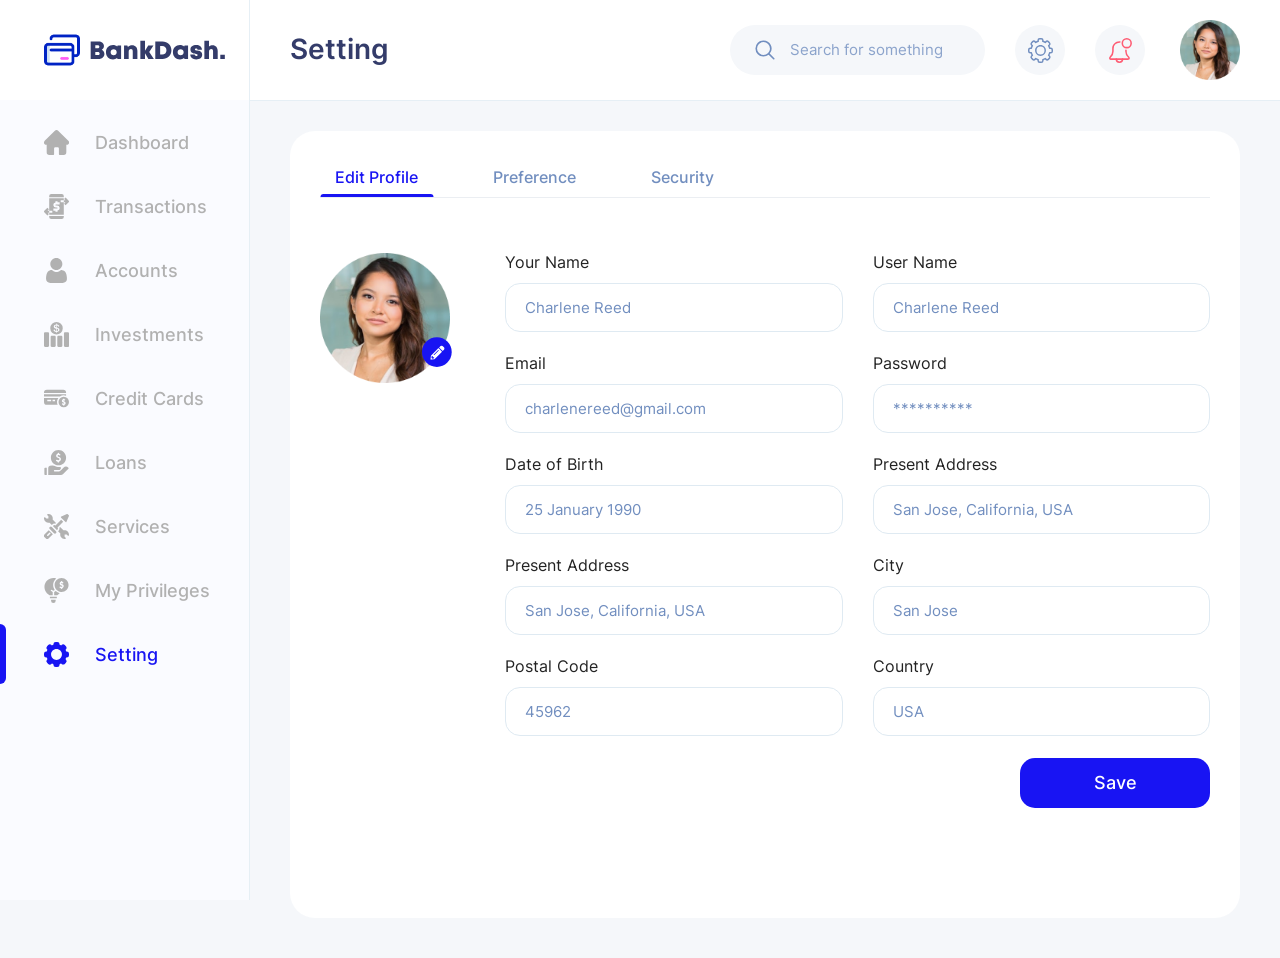
<file: app/index.html>
<!DOCTYPE html>
<html lang="en">

<head>
  <meta charset="UTF-8">
  <meta name="viewport" content="width=device-width, initial-scale=1.0">

  <title>main</title>
  <link rel="stylesheet" type="text/css" href="css/main.css">

</head>

<body>
  <div class="wrapper">
    <nav class="nav ">
      <div class="nav__inner">

        <div class="nav__top">
          <button class="nav__close burger burger--close" type="button">
            <span></span>
            <span></span>
            <span></span>
          </button>
          <a href="/" class="logo">
            <img src="img/global/logo.svg" alt="logo">
          </a>
        </div>

        <ul class="nav__menu">
          <li class="nav__menu-item">
            <a href="#" class="nav__menu-link">
              <svg class="nav__menu-icon">
                <use xlink:href="svg-sprite/sprite.svg#home"></use>
              </svg>
              <span>Dashboard</span>
            </a>
          </li>
          <li class="nav__menu-item">
            <a href="#" class="nav__menu-link">
              <svg class="nav__menu-icon">
                <use xlink:href="svg-sprite/sprite.svg#glyph"></use>
              </svg>
              <span>Transactions</span>
            </a>
          </li>
          <li class="nav__menu-item">
            <a href="#" class="nav__menu-link">
              <svg class="nav__menu-icon">
                <use xlink:href="svg-sprite/sprite.svg#user"></use>
              </svg>
              <span>Accounts</span>
            </a>
          </li>
          <li class="nav__menu-item">
            <a href="#" class="nav__menu-link">
              <svg class="nav__menu-icon">
                <use xlink:href="svg-sprite/sprite.svg#invest"></use>
              </svg>
              <span>Investments</span>
            </a>
          </li>
          <li class="nav__menu-item">
            <a href="#" class="nav__menu-link">
              <svg class="nav__menu-icon">
                <use xlink:href="svg-sprite/sprite.svg#credit"></use>
              </svg>
              <span>Credit Cards</span>
            </a>
          </li>
          <li class="nav__menu-item">
            <a href="#" class="nav__menu-link">
              <svg class="nav__menu-icon">
                <use xlink:href="svg-sprite/sprite.svg#loan"></use>
              </svg>
              <span>Loans</span>
            </a>
          </li>
          <li class="nav__menu-item">
            <a href="#" class="nav__menu-link">
              <svg class="nav__menu-icon">
                <use xlink:href="svg-sprite/sprite.svg#service"></use>
              </svg>
              <span>Services</span>
            </a>
          </li>
          <li class="nav__menu-item">
            <a href="#" class="nav__menu-link">
              <svg class="nav__menu-icon">
                <use xlink:href="svg-sprite/sprite.svg#econometrics"></use>
              </svg>
              <span>My Privileges</span>
            </a>
          </li>
          <li class="nav__menu-item active">
            <a href="#" class="nav__menu-link">
              <svg class="nav__menu-icon">
                <use xlink:href="svg-sprite/sprite.svg#settings"></use>
              </svg>
              <span>Setting</span>
            </a>
          </li>
        </ul>

      </div>
    </nav>

    <div class="content">
      <header class="header">
        <div class="header__inner">
          <button class="header__toggle burger" type="button">
            <span></span>
            <span></span>
            <span></span>
          </button>
          <h2 class="title title--size-md">Setting</h2>
          <a href="#" class="header__user-profile">
            <img src="img/global/profile.png" alt="profile">
          </a>
          <div class="header__items">
            <form class="header__search search" action="#">
              <div class="search__input-wpapper">
                <button type="submit" class="btn search__submit">
                  <svg class="search__icon">
                    <use xlink:href="svg-sprite/sprite.svg#search"></use>
                  </svg>
                </button>
                <input type="text" placeholder="Search for something" class="search__input">
              </div>
            </form>
            <a href="#" class="header__btn header__btn-settings">
              <svg class="header__btn-icon">
                <use xlink:href="svg-sprite/sprite.svg#settings-stroke"></use>
              </svg>
            </a>
            <a href="#" class="header__btn header__btn-notice">
              <svg class="header__btn-icon">
                <use xlink:href="svg-sprite/sprite.svg#notice"></use>
              </svg>
            </a>
          </div>
        </div>
      </header>

      <div class="dashboard">
        <div class="dashboard__inner">

          <div class="tabs">
            <div class="tabs__navigation">
              <button class="tabs__btn active" type="button">Edit Profile</button>
              <button class="tabs__btn" type="button">Preference</button>
              <button class="tabs__btn" type="button">Security</button>
            </div>

            <div class="tabs__content">
              <div class="tabs__body active">
                <div class="user-profile">
                  <div class="user-profile__items">
                    <div class="user-profile__img">
                      <img src="img/global/profile.png" alt="profile">
                      <span class="user-profile__edit">
                        <svg class="user-profile__icon">
                          <use xlink:href="svg-sprite/sprite.svg#edit"></use>
                        </svg>
                      </span>
                    </div>
                    <form action="#" class="user-profile__form">
                      <div class="user-profile__item">
                        <div class="form-field">
                          <label class="form-field__label">
                            <span class="form-field__info">Your Name</span>
                            <input type="text" class="form-field__input" placeholder="Charlene Reed">
                          </label>
                        </div>
                        <div class="form-field">
                          <label class="form-field__label">
                            <span class="form-field__info">User Name</span>
                            <input type="text" class="form-field__input" placeholder="Charlene Reed">
                          </label>
                        </div>
                      </div>

                      <div class="user-profile__item">
                        <div class="form-field">
                          <label class="form-field__label">
                            <span class="form-field__info">Email</span>
                            <input type="email" class="form-field__input" placeholder="charlenereed@gmail.com ">
                          </label>
                        </div>
                        <div class="form-field">
                          <label class="form-field__label">
                            <span class="form-field__info">Password</span>
                            <input type="password" class="form-field__input" placeholder="**********">
                          </label>
                        </div>
                      </div>

                      <div class="user-profile__item">
                        <div class="form-field">
                          <label class="form-field__label">
                            <span class="form-field__info">Date of Birth</span>
                            <input type="text" class="form-field__input" placeholder="25 January 1990">
                          </label>
                        </div>
                        <div class="form-field">
                          <label class="form-field__label">
                            <span class="form-field__info">Present Address</span>
                            <input type="text" class="form-field__input" placeholder="San Jose, California, USA">
                          </label>
                        </div>
                      </div>

                      <div class="user-profile__item">
                        <div class="form-field">
                          <label class="form-field__label">
                            <span class="form-field__info">Present Address</span>
                            <input type="text" class="form-field__input" placeholder="San Jose, California, USA">
                          </label>
                        </div>
                        <div class="form-field">
                          <label class="form-field__label">
                            <span class="form-field__info">City</span>
                            <input type="text" class="form-field__input" placeholder="San Jose">
                          </label>
                        </div>
                      </div>

                      <div class="user-profile__item">
                        <div class="form-field">
                          <label class="form-field__label">
                            <span class="form-field__info">Postal Code</span>
                            <input type="text" class="form-field__input" placeholder="45962">
                          </label>
                        </div>
                        <div class="form-field">
                          <label class="form-field__label">
                            <span class="form-field__info">Country</span>
                            <input type="text" class="form-field__input" placeholder="USA">
                          </label>
                        </div>
                      </div>

                      <div class="user-profile__btn-wrapper">
                        <button type="submit" class="btn btn-primary btn--theme-primary btn-primary--md">Save</button>
                      </div>
                    </form>
                  </div>
                </div>
              </div>
              <div class="tabs__body">
                content 2
              </div>
              <div class="tabs__body">
                content 3
              </div>
            </div>
          </div>

        </div>

      </div>

    </div>
  </div>

  <script src="js/main/main.js"></script>
</body>

</html>
</file>
<file: app/css/main.css>
@font-face {
  font-family: "Inter";
  src: url("../fonts/Inter-Regular.woff2") format("woff2");
  font-weight: 400;
  font-style: normal;
  font-display: swap;
}
@font-face {
  font-family: "Inter";
  src: url("../fonts/Inter-Medium.woff2") format("woff2");
  font-weight: 500;
  font-style: normal;
  font-display: swap;
}
@font-face {
  font-family: "Inter";
  src: url("../fonts/Inter-SemiBold.woff2") format("woff2");
  font-weight: 600;
  font-style: normal;
  font-display: swap;
}
:root {
  --columns: 12;
  --body-font-size: 13px;
  --gap-x: 10px;
  --gap-y: 10px;
  --container-gap: 10px;
}

body {
  line-height: 1.2;
  font-weight: 400;
  font-size: var(--body-font-size);
  font-family: "Inter", sans-serif;
  font-style: normal;
  margin: 0;
  color: #232323;
  background-color: #e7e7e7;
  min-height: 100vh;
  display: flex;
  flex-direction: column;
  -webkit-font-smoothing: antialiased;
  -moz-osx-font-smoothing: grayscale;
}

*,
*::before,
*::after {
  box-sizing: border-box;
}

html {
  -webkit-tap-highlight-color: rgba(0, 0, 0, 0);
  -webkit-text-size-adjust: none;
     -moz-text-size-adjust: none;
          text-size-adjust: none;
}

iframe {
  border: 0;
}

button,
input,
optgroup,
select,
textarea {
  outline: none;
  font-family: inherit;
  font-size: inherit;
  line-height: inherit;
  background: transparent;
}

input[type=number]::-webkit-inner-spin-button,
input[type=number]::-webkit-outer-spin-button {
  -webkit-appearance: none;
  margin: 0;
}

input[type=number] {
  -moz-appearance: textfield;
}

input[type=number]:hover,
input[type=number]:focus {
  -moz-appearance: number-input;
}

button {
  cursor: pointer;
  -webkit-tap-highlight-color: transparent;
}

input::-moz-placeholder, textarea::-moz-placeholder {
  opacity: 1;
  color: currentColor;
}

input::placeholder,
textarea::placeholder {
  opacity: 1;
  color: currentColor;
}

[tabindex="-1"]:focus {
  outline: none !important;
}

h1,
h2,
h3,
h4,
h5,
h6 {
  font-family: "Inter", sans-serif;
  line-height: normal;
  font-weight: 700;
  margin-top: 0;
  margin-bottom: 12px;
  color: currentColor;
}

p,
ul,
ol,
dl,
table,
blockquote,
pre,
address,
figure {
  margin-top: 0;
  margin-bottom: 12px;
}

ol ol,
ul ul,
ol ul,
ul ol {
  margin-bottom: 0;
}

li {
  line-height: inherit;
}

address {
  font-style: normal;
}

blockquote {
  margin-right: 0;
  margin-left: 0;
  padding: 0;
}

b,
strong {
  font-weight: 700;
}

a {
  transition-duration: 400ms;
  color: currentColor;
  background-color: transparent;
}

a,
button,
[role=button],
input,
label,
select,
textarea {
  touch-action: manipulation;
  margin: 0;
}

a:not([href]) {
  text-decoration: none;
  color: inherit;
}
a:not([href]):hover, a:not([href]):focus {
  text-decoration: none;
  color: inherit;
}

table {
  border-collapse: collapse;
  border-spacing: 0;
}

[role=button] {
  cursor: pointer;
}

[type=search]::-webkit-search-decoration {
  -webkit-appearance: none;
}

button,
input {
  overflow: visible;
}

button,
select {
  text-transform: none;
}

select {
  word-wrap: normal;
}

button,
html [type=button],
[type=reset],
[type=submit] {
  -webkit-appearance: button;
}

button::-moz-focus-inner,
[type=button]::-moz-focus-inner,
[type=reset]::-moz-focus-inner,
[type=submit]::-moz-focus-inner {
  padding: 0;
  border-style: none;
}

input[type=date],
input[type=time],
input[type=datetime-local],
input[type=month] {
  -webkit-appearance: listbox;
}

input[type=radio],
input[type=checkbox] {
  padding: 0;
  box-sizing: border-box;
}

[hidden] {
  display: none !important;
}

textarea {
  overflow: auto;
  resize: vertical;
}

img {
  max-width: 100%;
  height: auto;
  border-style: none;
}

a {
  text-decoration: none;
}

input {
  outline: none;
}

a:focus, a:active, a:hover {
  outline: 0;
}

svg:not(:root) {
  overflow: hidden;
}

.wrapper {
  position: relative;
  width: 100%;
  max-width: 1440px;
  margin-left: auto;
  margin-right: auto;
}

.content {
  background-color: #f5f7fa;
  min-height: 100vh;
}

.logo {
  display: flex;
  align-items: center;
  flex-shrink: 0;
}
.logo img {
  width: 160px;
}

.search {
  display: flex;
}
.search__input-wpapper {
  position: relative;
  display: flex;
  align-items: center;
  gap: 10px;
  padding: 12px 19px;
}
.search__submit {
  padding: 0;
  flex-shrink: 0;
  line-height: 0;
}
.search__icon {
  width: 16px;
  height: 16px;
}
.search__input {
  font-size: 13px;
  line-height: 16px;
  font-weight: 400;
  border: 0;
  color: inherit;
  width: 100%;
  padding: 0;
}

.search__input::-moz-placeholder {
  color: #8ba3cb;
}

.search__input::placeholder {
  color: #8ba3cb;
}

.title {
  --dp-block: block;
  display: var(--dp-block);
  font-weight: 600;
  line-height: 1.2;
  color: #343c6a;
  word-wrap: break-word;
  margin-bottom: 0;
}
.title--size-md {
  font-size: 20px;
}

.burger {
  --dp-flex: flex;
  display: var(--dp-flex);
  flex-direction: column;
  align-items: center;
  width: 18px;
  height: 14px;
  cursor: pointer;
  position: relative;
  color: inherit;
  padding: 0;
  border: 0;
}
.burger span {
  display: block;
  transition: all 0.2s ease 0s;
  position: absolute;
  top: calc(50% - 1px);
  right: 0;
  width: 100%;
  height: 2px;
  border-radius: 1px;
  background: #343c6a;
}
.burger span:nth-child(1) {
  top: 0;
}
.burger span:nth-child(3) {
  top: auto;
  bottom: 0%;
}
.burger.burger--close span {
  transform: scale(0);
}
.burger.burger--close span:nth-child(1) {
  transform: rotate(-45deg);
  top: calc(50% - 1px);
}
.burger.burger--close span:nth-child(3) {
  transform: rotate(45deg);
  bottom: calc(50% - 1px);
}

.btn {
  position: relative;
  text-decoration: none;
  transition-duration: 400ms;
  cursor: pointer;
  -webkit-tap-highlight-color: transparent;
  border: none;
}

.btn-primary {
  --dp-flex: flex;
  display: var(--dp-flex);
  align-items: center;
  justify-content: center;
  font-weight: 500;
  border-radius: 9px;
}
.btn-primary--md {
  padding: 11px;
  font-size: 15px;
  line-height: 18px;
}

.btn--theme-primary {
  background-color: #1814F3;
  color: #fff;
}
.btn--theme-primary:active {
  background-color: #0d0ac8;
  color: #fff;
}

.user-profile__items {
  display: grid;
  grid-template-columns: 1fr;
  gap: 22px;
}
.user-profile__img {
  position: relative;
  display: inline-block;
  align-self: flex-start;
  line-height: 0;
  margin-left: auto;
  margin-right: auto;
}
.user-profile__edit {
  position: absolute;
  display: block;
  width: 38px;
  height: 38px;
  bottom: 20px;
  right: -5px;
  cursor: pointer;
}
.user-profile__icon {
  width: 38px;
  height: 38px;
}
.user-profile__item {
  display: grid;
  grid-template-columns: 1fr;
}
.user-profile__btn-wrapper .btn {
  width: 100%;
}

.form-field {
  margin-bottom: 16px;
}
.form-field__label span {
  display: inline-block;
  font-size: 13px;
  line-height: 16px;
  margin-bottom: 9px;
}
.form-field__input {
  width: 100%;
  font-size: 12px;
  line-height: 15px;
  color: currentColor;
  padding: 12px 14px 11px;
  border: 1px solid rgb(223, 234, 242);
  border-radius: 10px;
  background: #fff;
}

.form-field__input::-moz-placeholder {
  color: #718ebf;
}

.form-field__input::placeholder {
  color: #718ebf;
}

.tabs__navigation {
  display: flex;
  justify-content: space-between;
  gap: 2px;
  border-bottom: 1px solid #ebeef2;
}
.tabs__btn {
  padding: 0 6px 8px;
  border: none;
  background-color: transparent;
  line-height: 1.2;
  transition: color 0.3s;
  cursor: pointer;
  font-weight: 500;
  font-size: 13px;
  color: #718ebf;
}
.tabs__btn.active {
  position: relative;
  color: #1814f3;
}
.tabs__btn.active::before {
  position: absolute;
  content: "";
  width: 100%;
  height: 2px;
  bottom: 0;
  left: 50%;
  transform: translateX(-50%);
  background-color: #1814f3;
  border-radius: 10px 10px 0px 0px;
}
.tabs__btn:hover {
  color: #1814f3;
}
.tabs__content {
  margin-top: 25px;
}
.tabs__body {
  display: none;
}
.tabs__body.active {
  display: block;
}

.nav {
  position: absolute;
  left: -105%;
  top: 0;
  height: 100%;
  background: transparent;
  z-index: 999;
  transition: left 0.5s;
}
.nav__inner {
  position: -webkit-sticky;
  position: sticky;
  top: 0;
  height: 100vh;
  width: 250px;
  overflow-x: hidden;
  overflow-y: auto;
  background: #fafbff;
  border-right: 1px solid #e6eff5;
}
.nav--open {
  left: 0;
  width: 100%;
}
.nav__top {
  background-color: #fff;
  display: flex;
  flex-direction: column;
  justify-content: space-between;
  align-items: flex-start;
  gap: 10px;
  padding: 35px 25px;
  min-height: 140px;
}
.nav__menu {
  padding-left: 0;
  padding-top: 10px;
}
.nav__menu-item {
  display: flex;
  align-items: center;
  padding: 16px 25px 15px;
}
.nav__menu-item.active {
  position: relative;
}
.nav__menu-item.active .nav__menu-icon use {
  fill: #1814f3;
}
.nav__menu-item.active .nav__menu-link {
  color: #1814f3;
}
.nav__menu-item.active:before {
  position: absolute;
  content: "";
  width: 5px;
  height: 45px;
  left: 0;
  top: 50%;
  transform: translateY(-50%);
  background-color: #1814f3;
  border-radius: 0 10px 10px 0;
}
.nav__menu-link {
  display: flex;
  align-items: center;
  gap: 20px;
  font-weight: 500;
  font-size: 16px;
  color: #b1b1b1;
}
.nav__menu-link:hover {
  color: #1814f3;
}
.nav__menu-link:hover .nav__menu-icon use {
  fill: #1814f3;
}
.nav__menu-icon {
  width: 20px;
  height: 20px;
  flex-shrink: 0;
}
.nav__menu-icon use {
  fill: #b1b1b1;
  transition: 0.4s;
}

.header {
  position: -webkit-sticky;
  position: sticky;
  top: 0;
  display: flex;
  align-items: center;
  min-height: 100px;
  background-color: #fff;
  z-index: 10;
}
.header__inner {
  display: flex;
  flex-wrap: wrap;
  gap: 20px;
  align-items: center;
  justify-content: space-between;
  width: 100%;
  padding: 25px 25px 20px;
}
.header__toggle {
  flex-shrink: 0;
}
.header__user-profile {
  display: flex;
  flex-shrink: 0;
  width: 35px;
  height: 35px;
}
.header__items {
  width: 100%;
}
.header__btn {
  display: none;
}
.header__btn-icon {
  width: 25px;
  height: 25px;
}
.header__search {
  width: 100%;
  height: 40px;
  background-color: #f5f7fa;
  border-radius: 40px;
}

.dashboard {
  padding: 25px;
}
.dashboard__inner {
  border-radius: 15px;
  background: #fff;
  padding: 22px 20px 25px;
}
@media (min-width: 480px) {
  :root {
    --gap-x: 20px;
  }
  :root {
    --gap-y: 20px;
  }
  :root {
    --container-gap: 20px;
  }
}
@media (min-width: 768px) {
  .content {
    padding-left: 250px;
  }
  .logo img {
    width: 183px;
    height: 36px;
  }
  .search__input-wpapper {
    padding: 16px 25px;
    gap: 15px;
  }
  .search__icon {
    width: 20px;
    height: 20px;
  }
  .search__input {
    font-size: 15px;
    line-height: 18px;
  }
  .title--size-md {
    font-size: 28px;
  }
  .btn-primary {
    border-radius: 15px;
  }
  .btn-primary--md {
    padding: 14px;
    font-size: 18px;
    line-height: 22px;
  }
  .user-profile__items {
    grid-template-columns: 130px 1fr;
    gap: 30px;
  }
  .user-profile__edit {
    width: 30px;
    height: 30px;
    bottom: 16px;
    right: -2px;
  }
  .user-profile__icon {
    width: 30px;
    height: 30px;
  }
  .user-profile__btn-wrapper .btn {
    max-width: 190px;
    margin-left: auto;
  }
  .form-field {
    margin-bottom: 22px;
  }
  .form-field__label span {
    font-size: 16px;
    line-height: 19px;
    margin-bottom: 11px;
  }
  .form-field__input {
    font-size: 15px;
    line-height: 18px;
    border-radius: 15px;
    padding: 15px 19px 14px;
  }
  .tabs__navigation {
    justify-content: flex-start;
    gap: 25px;
  }
  .tabs__btn {
    padding: 0 15px 10px;
    font-size: 16px;
  }
  .tabs__btn.active::before {
    height: 3px;
  }
  .tabs__content {
    margin-top: 55px;
  }
  .nav {
    left: 0;
  }
  .nav__top {
    padding: 0 0 0 44px;
    min-height: 100px;
    justify-content: center;
  }
  .nav__close {
    display: none;
  }
  .nav__menu-item {
    padding: 20px 20px 19px 44px;
  }
  .nav__menu-item.active:before {
    height: 60px;
    width: 6px;
  }
  .nav__menu-link {
    font-size: 18px;
    gap: 26px;
  }
  .nav__menu-icon {
    width: 25px;
    height: 25px;
  }
  .header {
    border-bottom: 1px solid #e6eff5;
  }
  .header__inner {
    flex-wrap: nowrap;
    padding: 20px 40px;
  }
  .header__toggle {
    display: none;
  }
  .header__user-profile {
    width: 60px;
    height: 60px;
    order: 3;
  }
  .header__items {
    order: 2;
    display: flex;
    justify-content: flex-end;
    gap: 30px;
  }
  .header__search {
    max-width: 255px;
    height: 50px;
  }
  .dashboard {
    padding: 30px 40px 40px;
  }
  .dashboard__inner {
    border-radius: 25px;
    padding: 37px 30px 110px;
  }
}
@media (min-width: 992px) {
  :root {
    --body-font-size: 16px;
  }
  .user-profile__items {
    gap: 55px;
  }
  .tabs__navigation {
    gap: 45px;
  }
  .header__inner {
    gap: 35px;
  }
  .header__btn {
    display: flex;
    align-items: center;
    justify-content: center;
    flex-shrink: 0;
    width: 50px;
    height: 50px;
    border-radius: 50%;
    background-color: #f5f7fa;
  }
}
@media (min-width: 1260px) {
  .user-profile__item {
    grid-template-columns: 1fr 1fr;
    gap: 30px;
  }
}
@media (pointer: fine) {
  .btn--theme-primary:hover {
    background-color: #0d0ac8;
    color: #fff;
  }
  .btn--theme-primary:active {
    background-color: #0d0ac8;
    color: #fff;
  }
}
/*# sourceMappingURL=main.css.map */
</file>
